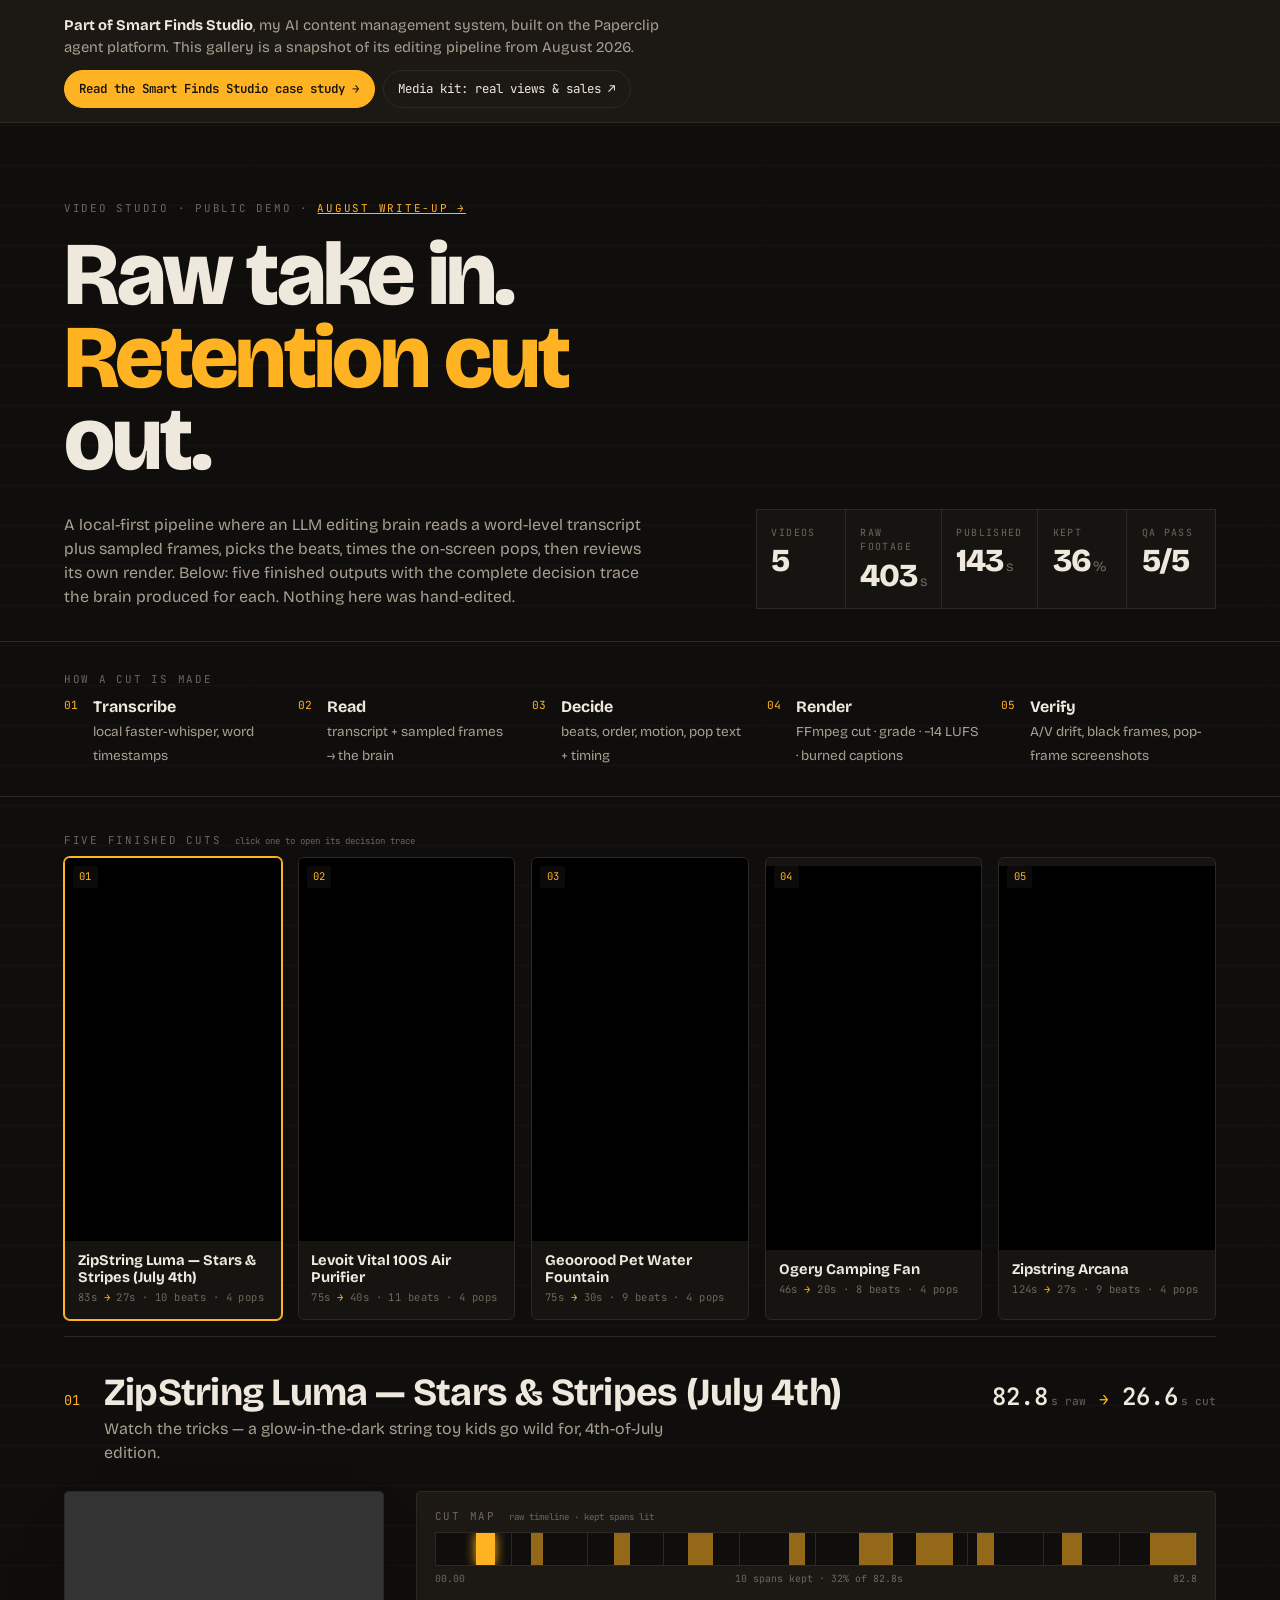
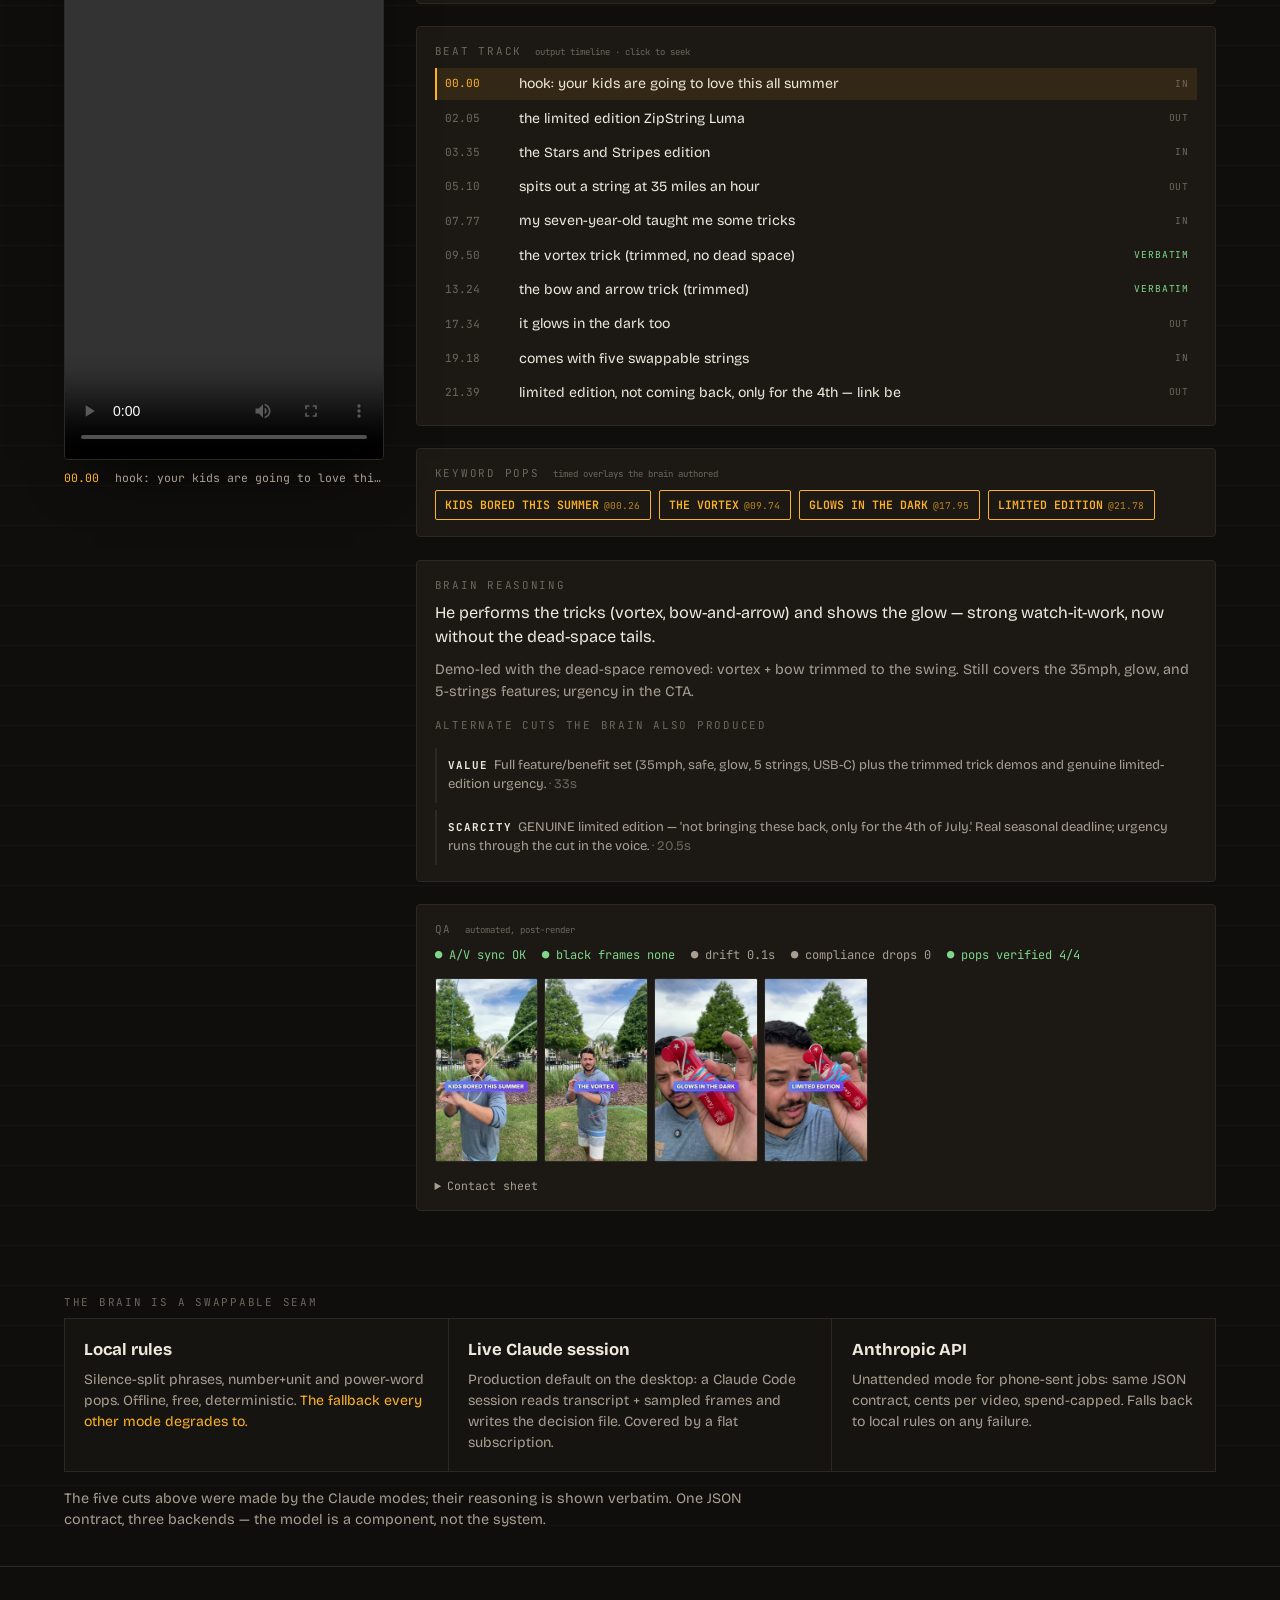
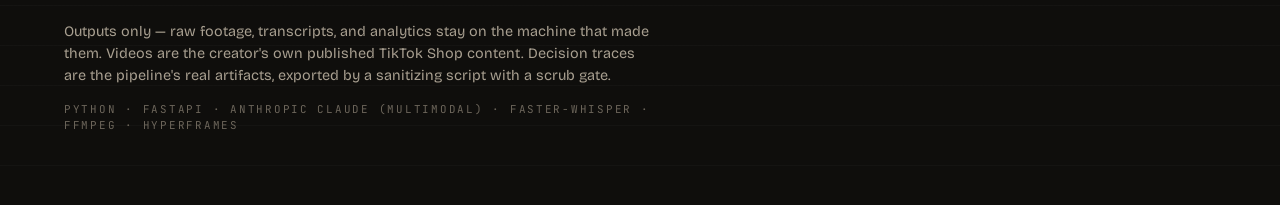
<file: site/index.html>
<!doctype html>
<html lang="en">
<head>
<meta charset="utf-8">
<meta name="viewport" content="width=device-width, initial-scale=1">
<meta name="referrer" content="no-referrer">
<title>Video Studio — decision traces</title>
<meta name="description" content="Five short-form videos cut by an LLM editing brain, shown with the full decision trace: beats kept, overlays placed, QA verdicts.">
<meta property="og:type" content="website">
<meta property="og:site_name" content="Smart Finds Studio">
<meta property="og:title" content="Smart Finds Studio: the AI editing pipeline, with its decision traces">
<meta property="og:description" content="Five short-form videos cut by an LLM editing brain, shown with the full decision trace: beats kept, overlays placed, QA verdicts. By Erick Vanderpool.">
<meta property="og:url" content="https://evanderpool.github.io/video-studio-demo/">
<meta property="og:image" content="https://evanderpool.github.io/video-studio-demo/og-image.jpg">
<meta property="og:image:width" content="1200">
<meta property="og:image:height" content="627">
<meta property="og:image:alt" content="Video Studio: raw take in, retention cut out">
<meta name="twitter:card" content="summary_large_image">
<link rel="preconnect" href="https://fonts.googleapis.com">
<link href="https://fonts.googleapis.com/css2?family=Bricolage+Grotesque:opsz,wght@12..96,400;12..96,700;12..96,800&family=JetBrains+Mono:wght@400;600&display=swap" rel="stylesheet">
<link rel="stylesheet" href="style.css">
</head>
<body>

<aside class="casebar">
  <p><b>Part of Smart Finds Studio</b>, my AI content management system, built on the Paperclip agent platform. This gallery is a snapshot of its editing pipeline from August 2026.</p>
  <div class="casebar-links">
    <a class="cb-primary" href="https://smart-finds-studio.vercel.app/">Read the Smart Finds Studio case study →</a>
    <a href="https://erickvanderpool.vercel.app" target="_blank" rel="noopener">Media kit: real views &amp; sales ↗</a>
  </div>
</aside>

<header class="masthead">
  <div class="mast-left">
    <p class="label">Video Studio · public demo · <a href="case-study.html" style="color:var(--accent)">August write-up →</a></p>
    <h1>Raw take in.<br><span class="accent">Retention cut</span> out.</h1>
    <p class="lede">A local-first pipeline where an LLM editing brain reads a word-level transcript plus sampled frames, picks the beats, times the on-screen pops, then reviews its own render. Below: five finished outputs with the complete decision trace the brain produced for each. Nothing here was hand-edited.</p>
  </div>
  <dl class="stats" id="stats">
    <div><dt>Videos</dt><dd data-stat="count">—</dd></div>
    <div><dt>Raw footage</dt><dd><span data-stat="raw">—</span><i>s</i></dd></div>
    <div><dt>Published</dt><dd><span data-stat="out">—</span><i>s</i></dd></div>
    <div><dt>Kept</dt><dd><span data-stat="kept">—</span><i>%</i></dd></div>
    <div><dt>QA pass</dt><dd data-stat="qa">—</dd></div>
  </dl>
</header>

<section class="how">
  <p class="label">How a cut is made</p>
  <ol class="flow">
    <li><b>Transcribe</b><span>local faster-whisper, word timestamps</span></li>
    <li><b>Read</b><span>transcript + sampled frames → the brain</span></li>
    <li><b>Decide</b><span>beats, order, motion, pop text + timing</span></li>
    <li><b>Render</b><span>FFmpeg cut · grade · −14 LUFS · burned captions</span></li>
    <li><b>Verify</b><span>A/V drift, black frames, pop-frame screenshots</span></li>
  </ol>
</section>

<main class="gallery">
  <p class="label">Five finished cuts <small>click one to open its decision trace</small></p>
  <div class="grid" id="grid"></div>
  <div id="bays"></div>
</main>

<template id="bay-tpl">
  <article class="bay">
    <header class="bay-head">
      <span class="index"></span>
      <div>
        <h2 class="title"></h2>
        <p class="theme"></p>
      </div>
      <div class="bay-nums">
        <span class="num"><b class="raw"></b><i>s raw</i></span>
        <span class="arrow">→</span>
        <span class="num"><b class="out"></b><i>s cut</i></span>
      </div>
    </header>

    <div class="bay-body">
      <div class="player">
        <video playsinline preload="metadata" controls></video>
        <div class="tc"><span class="cur">00.00</span><span class="beat-now"></span></div>
      </div>

      <div class="trace">
        <section class="panel">
          <p class="label">Cut map <small>raw timeline · kept spans lit</small></p>
          <div class="cutmap"></div>
        </section>

        <section class="panel">
          <p class="label">Beat track <small>output timeline · click to seek</small></p>
          <ol class="beats"></ol>
        </section>

        <section class="panel">
          <p class="label">Keyword pops <small>timed overlays the brain authored</small></p>
          <div class="pops"></div>
        </section>

        <section class="panel reasoning">
          <p class="label">Brain reasoning</p>
          <p class="reason"></p>
          <p class="notes"></p>
          <div class="variants"></div>
        </section>

        <section class="panel">
          <p class="label">QA <small>automated, post-render</small></p>
          <ul class="qa"></ul>
          <div class="frames"></div>
          <details class="sheet">
            <summary>Contact sheet</summary>
            <img loading="lazy" alt="QA contact sheet of the finished cut">
          </details>
        </section>
      </div>
    </div>
  </article>
</template>

<section class="brains">
  <p class="label">The brain is a swappable seam</p>
  <div class="brain-grid">
    <div><b>Local rules</b><span>Silence-split phrases, number+unit and power-word pops. Offline, free, deterministic. <em>The fallback every other mode degrades to.</em></span></div>
    <div><b>Live Claude session</b><span>Production default on the desktop: a Claude Code session reads transcript + sampled frames and writes the decision file. Covered by a flat subscription.</span></div>
    <div><b>Anthropic API</b><span>Unattended mode for phone-sent jobs: same JSON contract, cents per video, spend-capped. Falls back to local rules on any failure.</span></div>
  </div>
  <p class="brain-note">The five cuts above were made by the Claude modes; their reasoning is shown verbatim. One JSON contract, three backends — the model is a component, not the system.</p>
</section>

<footer class="foot">
  <p>Outputs only — raw footage, transcripts, and analytics stay on the machine that made them. Videos are the creator's own published TikTok Shop content. Decision traces are the pipeline's real artifacts, exported by a sanitizing script with a scrub gate.</p>
  <p class="label">Python · FastAPI · Anthropic Claude (multimodal) · faster-whisper · FFmpeg · HyperFrames</p>
</footer>

<script src="app.js"></script>
</body>
</html>
</file>
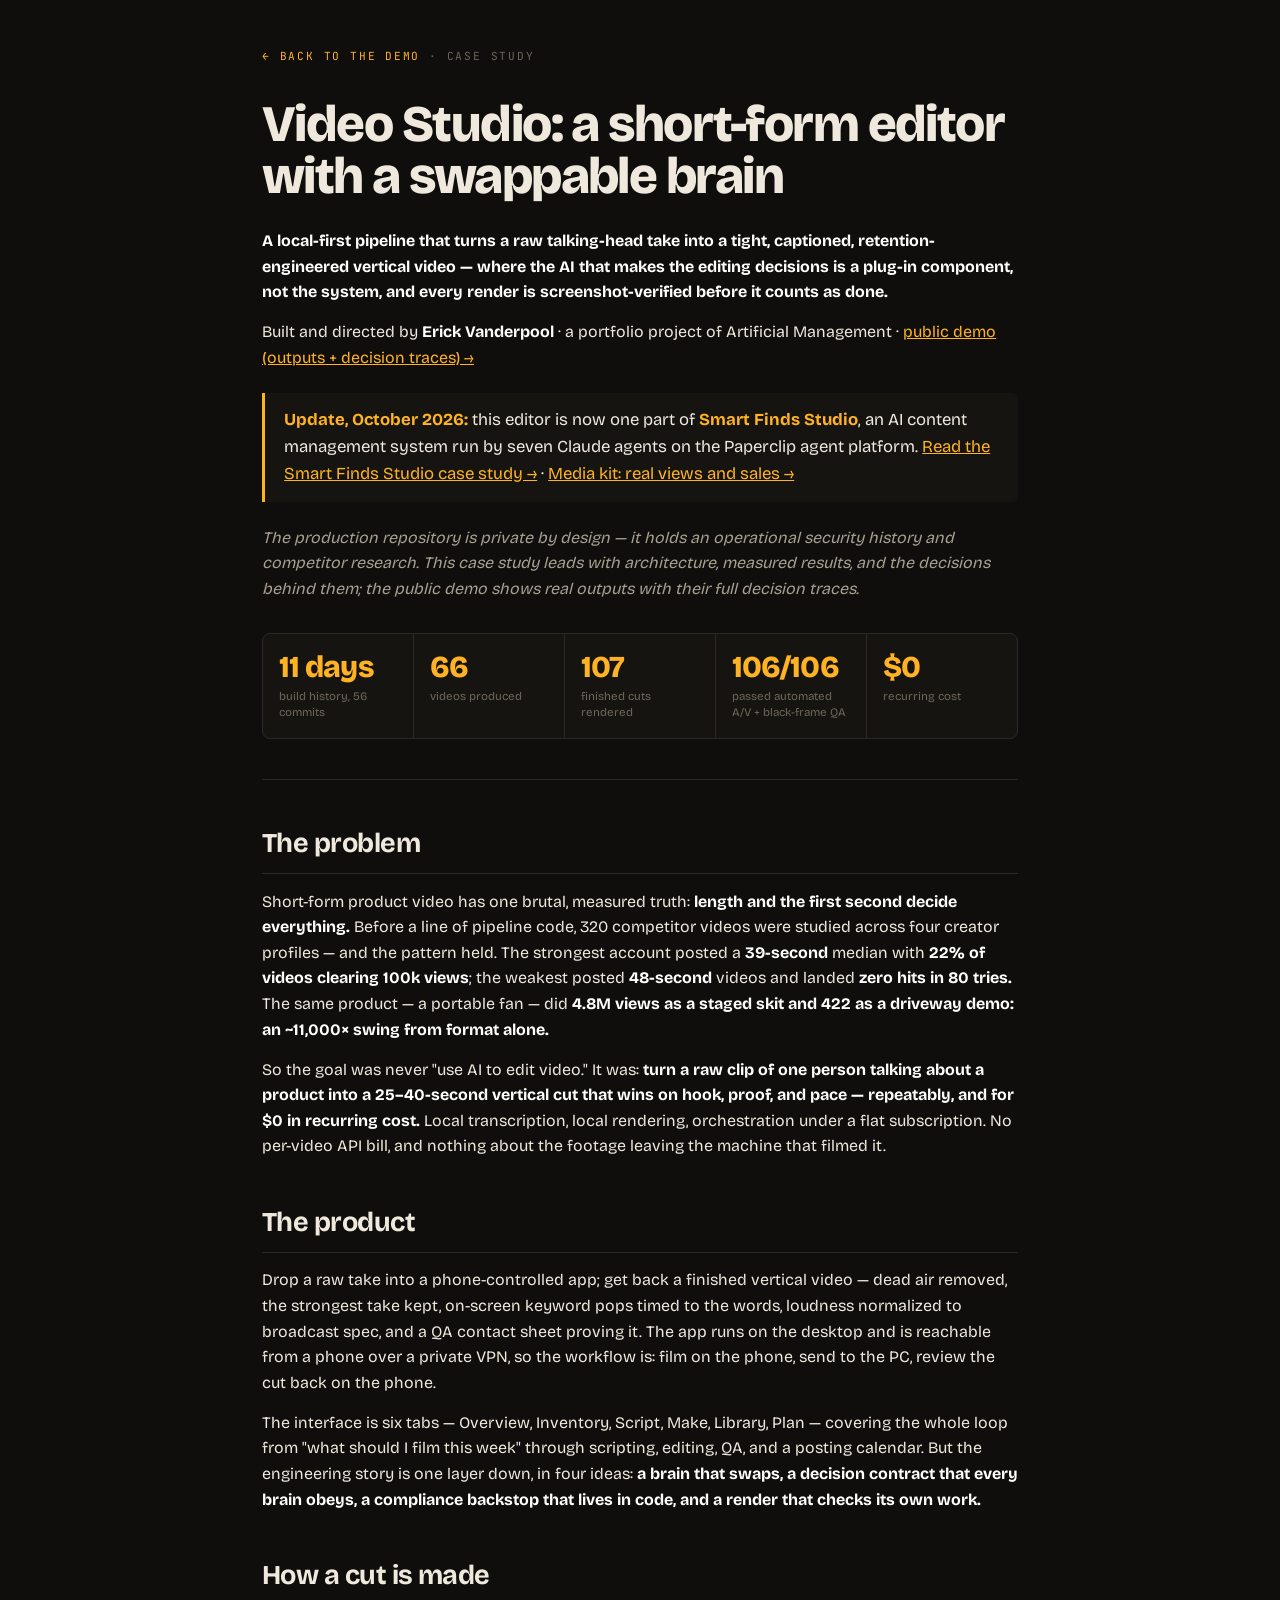
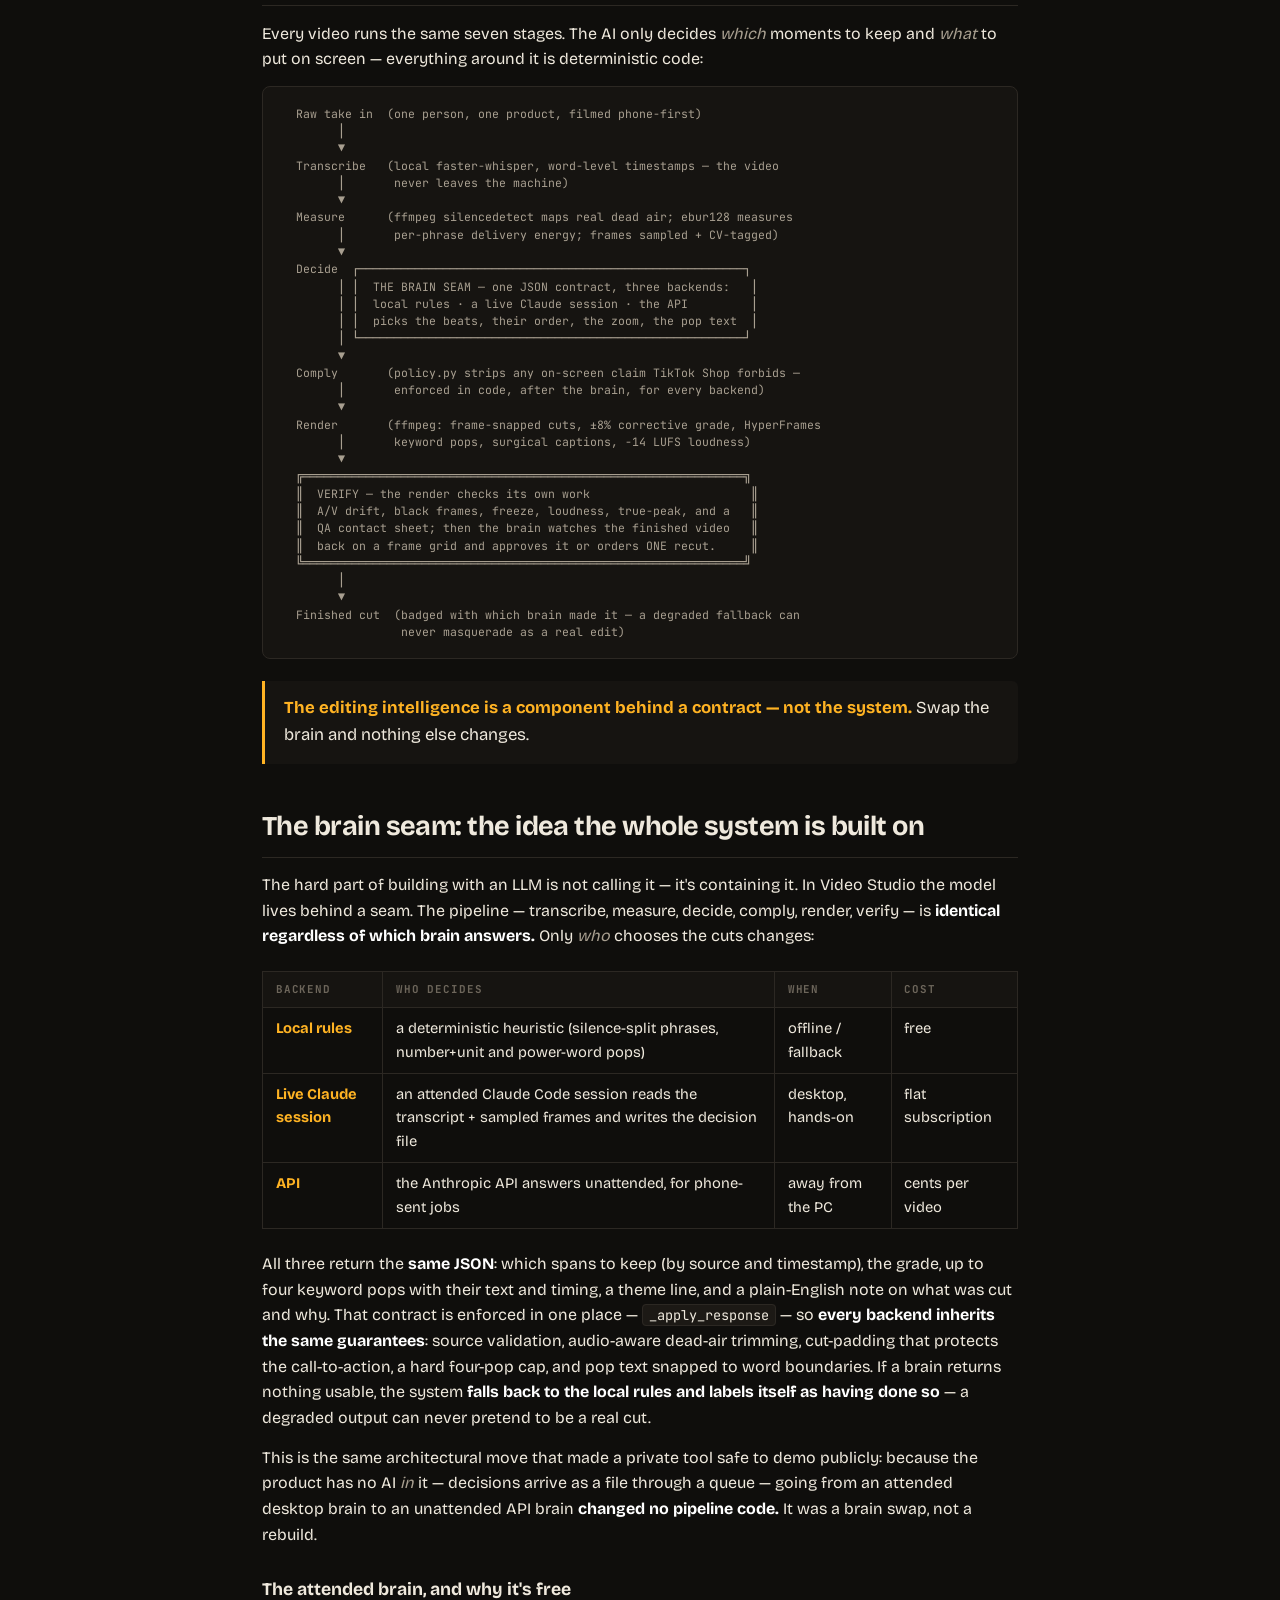
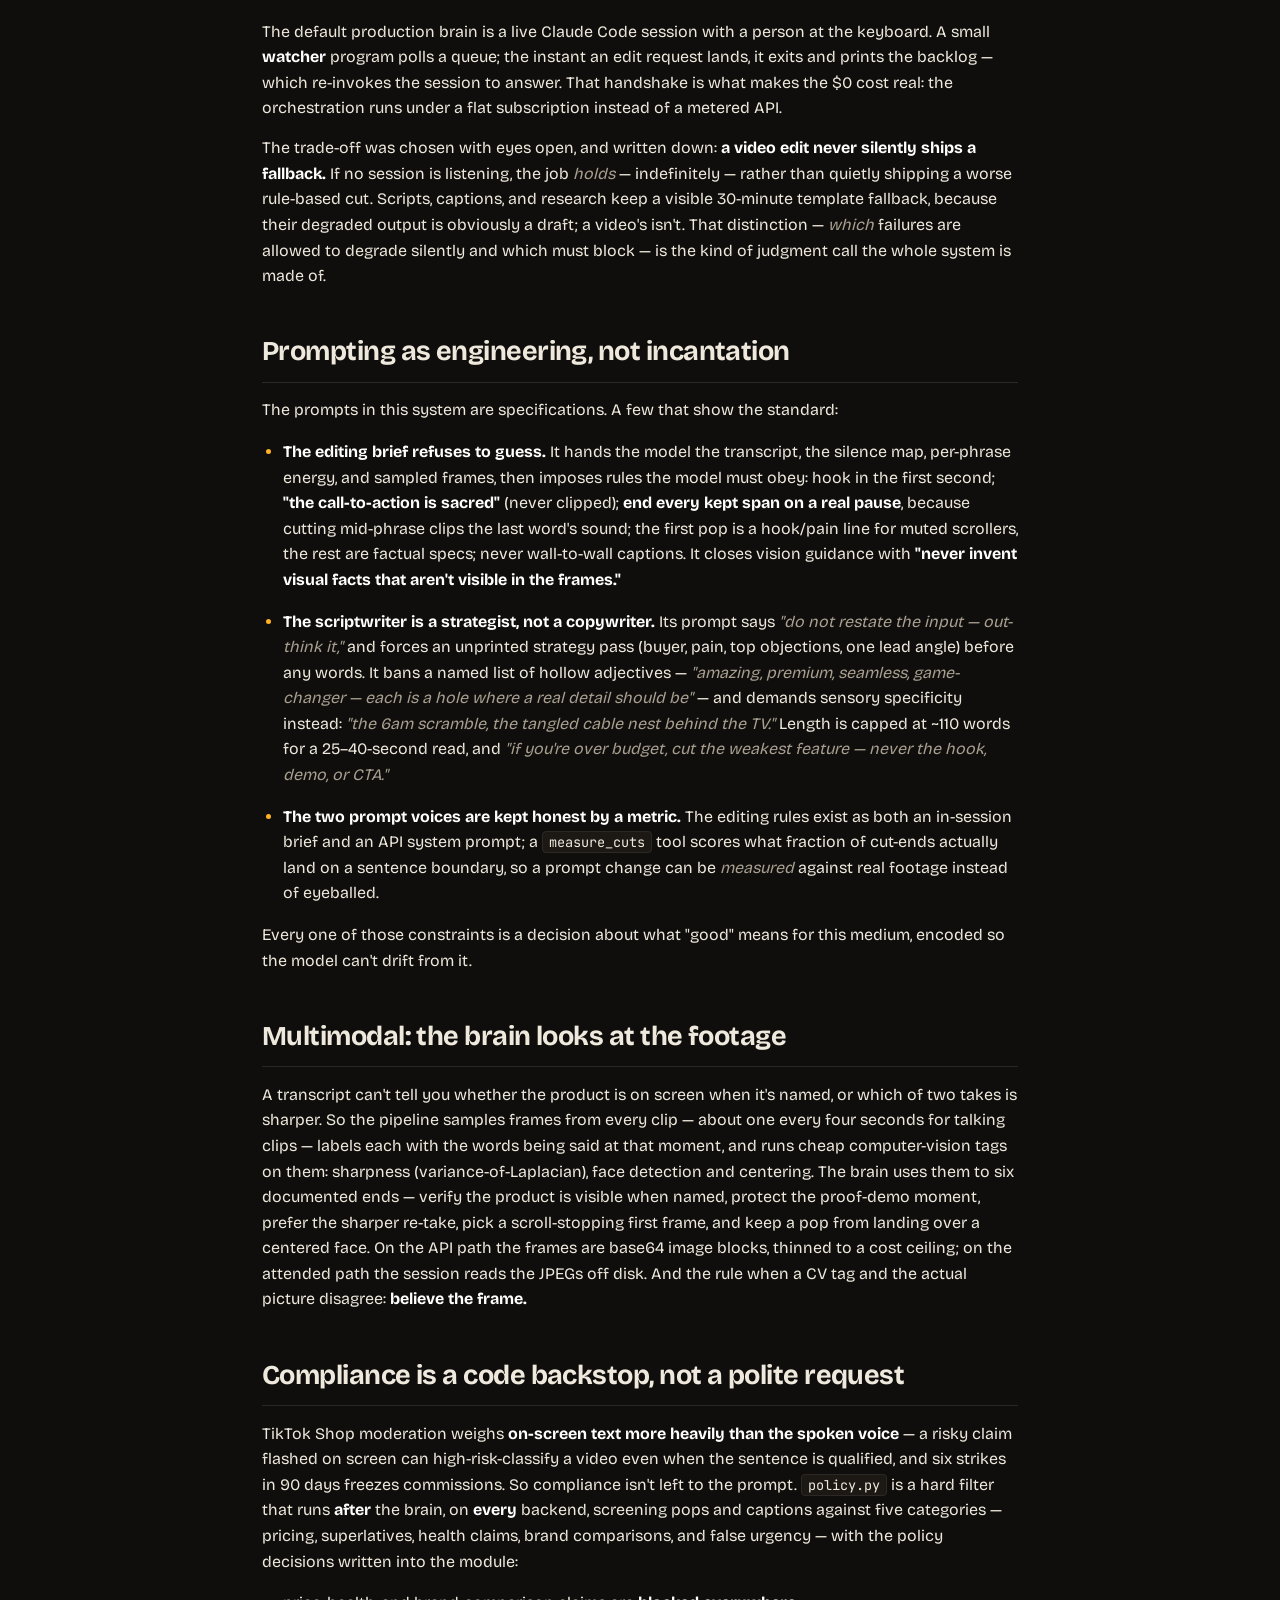
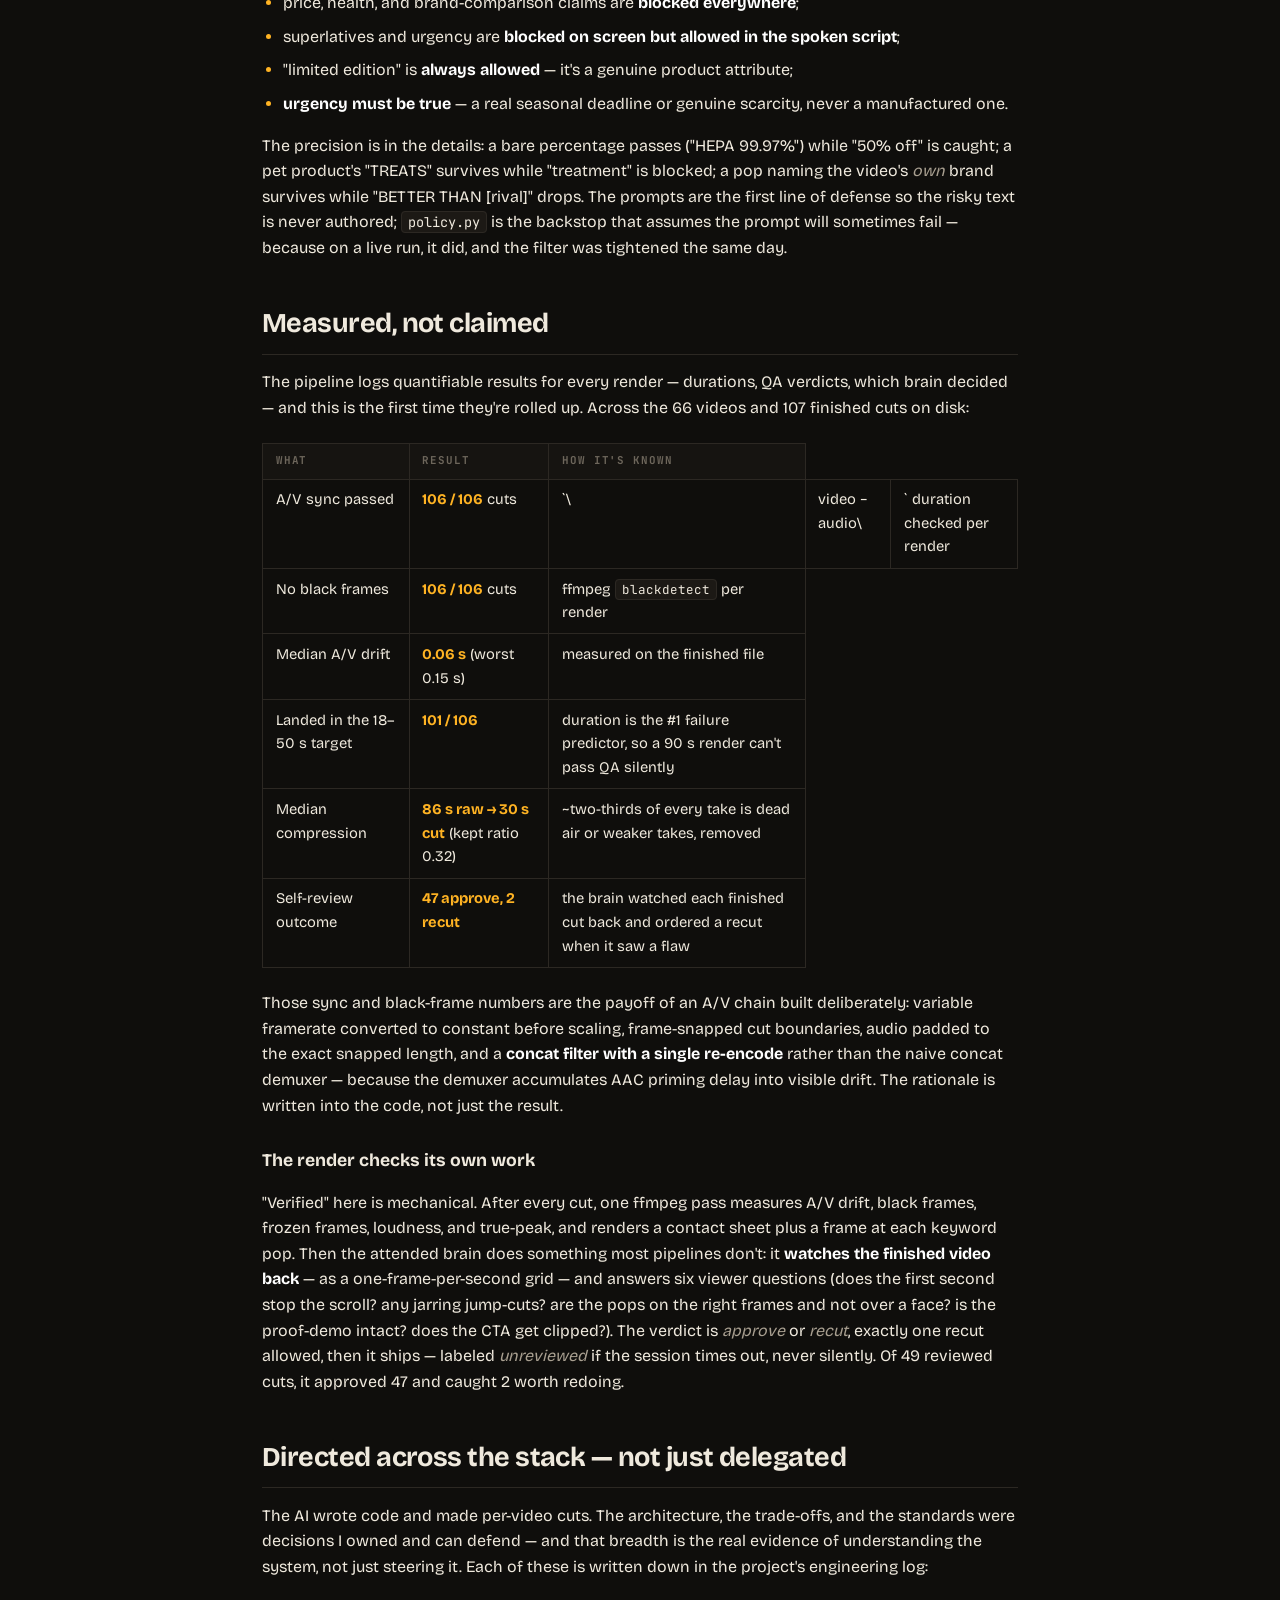
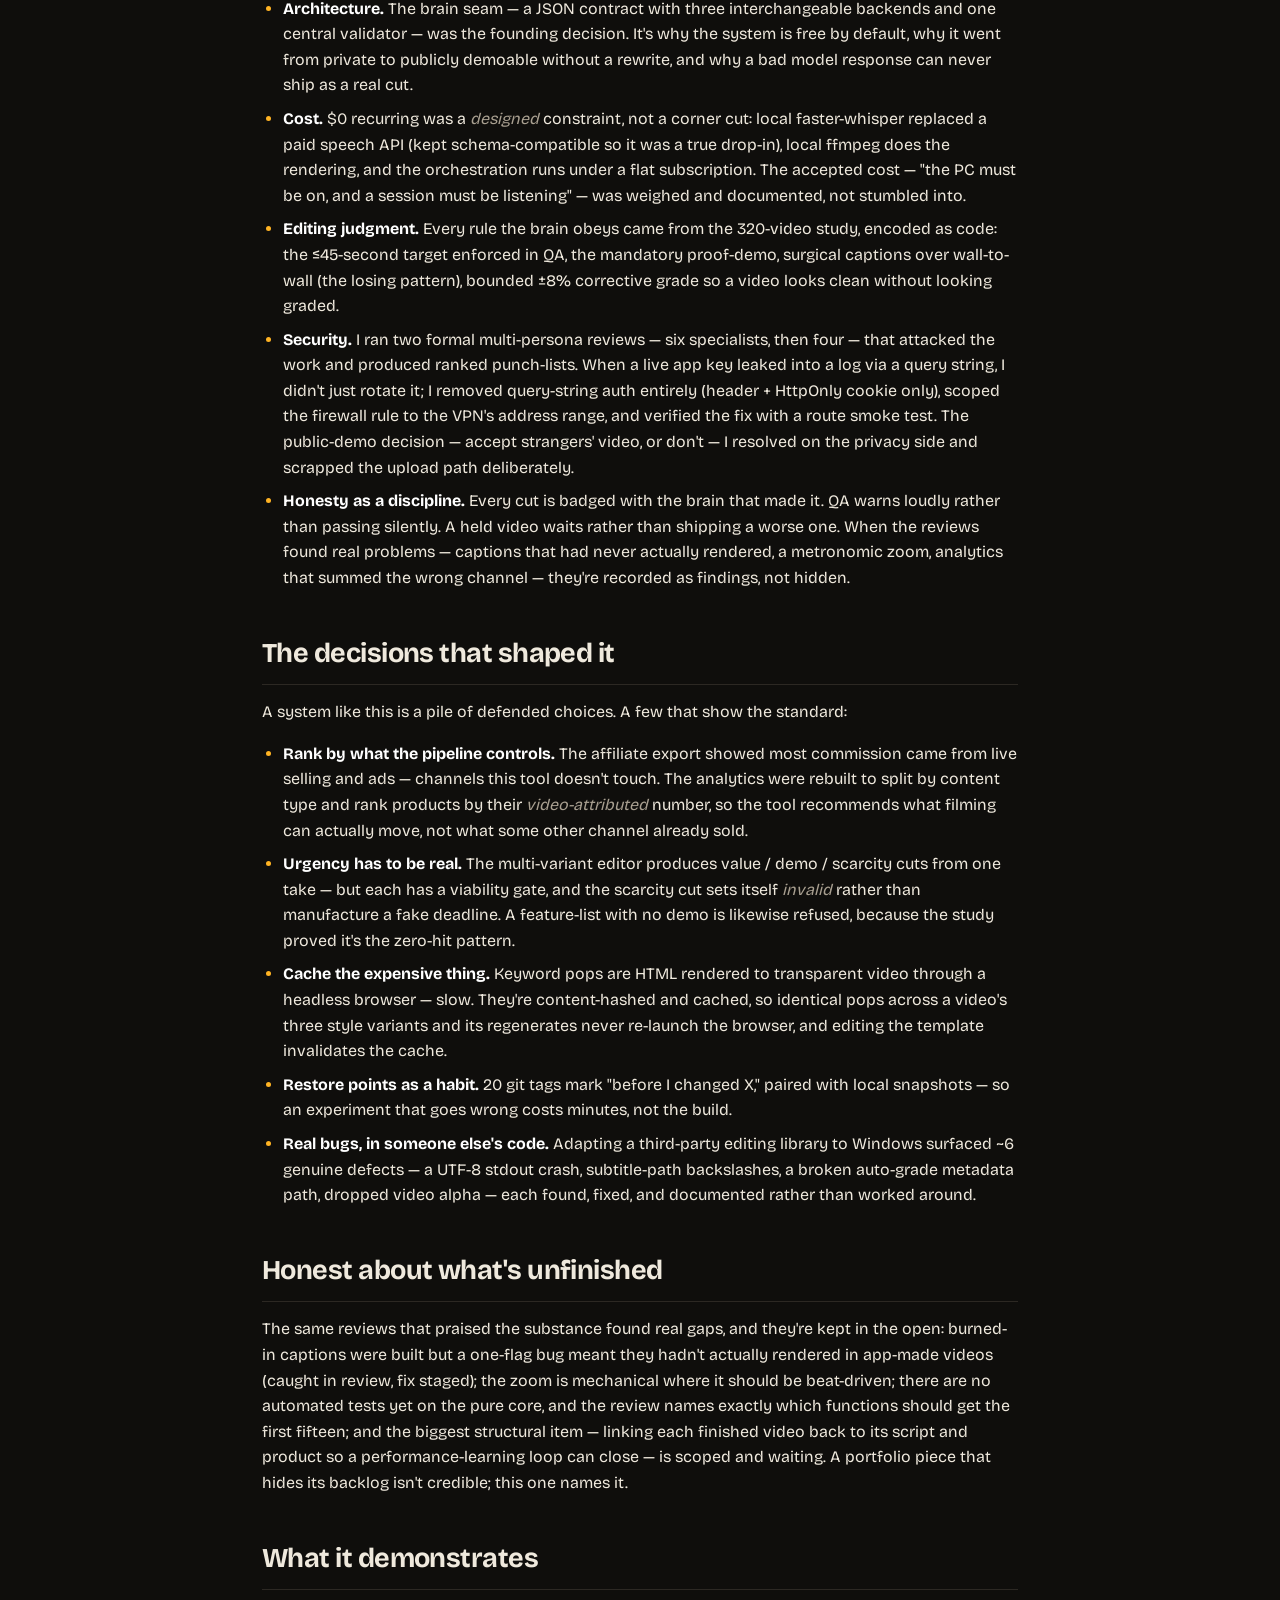
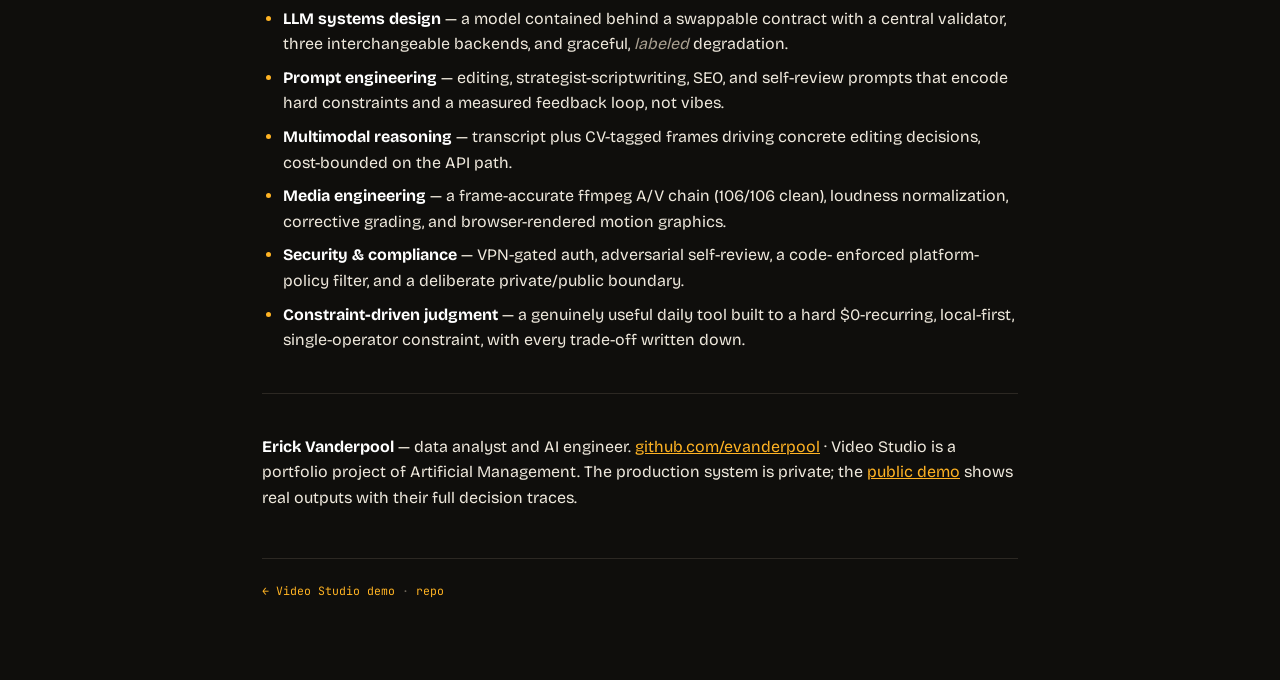
<file: site/case-study.html>
<!doctype html>
<html lang="en">
<head>
<meta charset="utf-8">
<meta name="viewport" content="width=device-width, initial-scale=1">
<meta name="referrer" content="no-referrer">
<title>Video Studio — case study</title>
<meta name="description" content="How Video Studio works: a local-first short-form video editor with a swappable brain seam, code-enforced compliance, and a self-reviewing render.">
<link rel="preconnect" href="https://fonts.googleapis.com">
<link href="https://fonts.googleapis.com/css2?family=Bricolage+Grotesque:opsz,wght@12..96,400;12..96,600;12..96,700;12..96,800&family=JetBrains+Mono:wght@400;600&display=swap" rel="stylesheet">
<style>
:root{--bg:#0f0e0c;--bg-2:#161411;--panel:#1c1915;--line:#2c2823;--ink:#efe9dd;--ink-2:#a89f90;--ink-3:#6d665b;--accent:#ffb323;--ok:#7fd58a;
--display:"Bricolage Grotesque","Helvetica Neue",sans-serif;--mono:"JetBrains Mono",ui-monospace,Menlo,monospace}
*{box-sizing:border-box}
body{margin:0;background:var(--bg);color:var(--ink);font-family:var(--display);line-height:1.6;font-size:16px;-webkit-font-smoothing:antialiased;
background-image:radial-gradient(1200px 600px at 80% -10%,rgba(255,179,35,.07),transparent 60%)}
.wrap{max-width:820px;margin:0 auto;padding:clamp(1.4rem,4vw,3rem) clamp(1.2rem,5vw,2rem) 5rem}
.eyebrow{font-family:var(--mono);font-size:.7rem;letter-spacing:.16em;text-transform:uppercase;color:var(--ink-3);margin-bottom:2rem}
.eyebrow a{color:var(--accent);text-decoration:none}
h1{font-size:clamp(2rem,5vw,3.2rem);line-height:1.02;font-weight:800;letter-spacing:-.03em;margin:.2em 0 .5em}
h2{font-size:clamp(1.3rem,3vw,1.7rem);font-weight:700;letter-spacing:-.02em;margin:2.6rem 0 .8rem;padding-bottom:.5rem;border-bottom:1px solid var(--line)}
h3{font-size:1.1rem;font-weight:700;margin:1.8rem 0 .5rem}
p{margin:.9rem 0;color:var(--ink)}
a{color:var(--accent)}
strong{color:#fff;font-weight:700}
em{color:var(--ink-2)}
code{background:var(--panel);border:1px solid var(--line);border-radius:4px;padding:1px 6px;font-family:var(--mono);font-size:.85em}
ul{margin:1rem 0;padding-left:1.3rem}
li{margin:.5rem 0;color:var(--ink)}
li::marker{color:var(--accent)}
hr{border:0;border-top:1px solid var(--line);margin:2.5rem 0}
blockquote{margin:1.4rem 0;padding:.9rem 1.2rem;border-left:3px solid var(--accent);background:var(--bg-2);border-radius:0 6px 6px 0;font-size:1.05rem}
blockquote strong{color:var(--accent)}
pre{background:var(--bg-2);border:1px solid var(--line);border-radius:8px;padding:1.1rem 1.2rem;overflow-x:auto;font-family:var(--mono);font-size:.72rem;line-height:1.5;color:var(--ink-2)}
.stats{display:grid;grid-template-columns:repeat(auto-fit,minmax(120px,1fr));gap:1px;background:var(--line);border:1px solid var(--line);border-radius:8px;overflow:hidden;margin:2rem 0}
.stat{background:var(--bg-2);padding:1.1rem 1rem}
.stat .v{font-size:1.9rem;font-weight:800;letter-spacing:-.03em;color:var(--accent);line-height:1}
.stat .l{font-size:.72rem;color:var(--ink-3);margin-top:.45rem;line-height:1.35}
table{border-collapse:collapse;width:100%;margin:1.4rem 0;font-size:.92rem;display:block;overflow-x:auto}
th,td{border:1px solid var(--line);padding:.55rem .8rem;text-align:left;vertical-align:top}
th{font-family:var(--mono);font-size:.68rem;letter-spacing:.08em;text-transform:uppercase;color:var(--ink-3);background:var(--bg-2)}
td strong{color:var(--accent)}
.backbar{margin-top:3rem;padding-top:1.4rem;border-top:1px solid var(--line);font-family:var(--mono);font-size:.72rem;color:var(--ink-3)}
.backbar a{color:var(--accent);text-decoration:none}
</style>
</head>
<body>
<main class="wrap">
<div class="eyebrow"><a href="index.html">← back to the demo</a> · case study</div>
<h1>Video Studio: a short-form editor with a swappable brain</h1>
<p><strong>A local-first pipeline that turns a raw talking-head take into a tight, captioned, retention-engineered vertical video — where the AI that makes the editing decisions is a plug-in component, not the system, and every render is screenshot-verified before it counts as done.</strong></p>
<p>Built and directed by <strong>Erick Vanderpool</strong> · a portfolio project of Artificial Management · <a href="https://evanderpool.github.io/video-studio-demo/">public demo (outputs + decision traces) →</a></p>
<blockquote><strong>Update, October 2026:</strong> this editor is now one part of <strong>Smart Finds Studio</strong>, an AI content management system run by seven Claude agents on the Paperclip agent platform. <a href="https://smart-finds-studio.vercel.app/">Read the Smart Finds Studio case study →</a> · <a href="https://erickvanderpool.vercel.app">Media kit: real views and sales →</a></blockquote>
<p><em>The production repository is private by design — it holds an operational security history and competitor research. This case study leads with architecture, measured results, and the decisions behind them; the public demo shows real outputs with their full decision traces.</em></p>
<div class="stats"><div class="stat"><div class="v">11 days</div><div class="l">build history, 56 commits</div></div><div class="stat"><div class="v">66</div><div class="l">videos produced</div></div><div class="stat"><div class="v">107</div><div class="l">finished cuts rendered</div></div><div class="stat"><div class="v">106/106</div><div class="l">passed automated A/V + black-frame QA</div></div><div class="stat"><div class="v">$0</div><div class="l">recurring cost</div></div></div>
<hr>
<h2>The problem</h2>
<p>Short-form product video has one brutal, measured truth: <strong>length and the first second decide everything.</strong> Before a line of pipeline code, 320 competitor videos were studied across four creator profiles — and the pattern held. The strongest account posted a <strong>39-second</strong> median with <strong>22% of videos clearing 100k views</strong>; the weakest posted <strong>48-second</strong> videos and landed <strong>zero hits in 80 tries.</strong> The same product — a portable fan — did <strong>4.8M views as a staged skit and 422 as a driveway demo: an ~11,000× swing from format alone.</strong></p>
<p>So the goal was never &quot;use AI to edit video.&quot; It was: <strong>turn a raw clip of one person talking about a product into a 25–40-second vertical cut that wins on hook, proof, and pace — repeatably, and for $0 in recurring cost.</strong> Local transcription, local rendering, orchestration under a flat subscription. No per-video API bill, and nothing about the footage leaving the machine that filmed it.</p>
<h2>The product</h2>
<p>Drop a raw take into a phone-controlled app; get back a finished vertical video — dead air removed, the strongest take kept, on-screen keyword pops timed to the words, loudness normalized to broadcast spec, and a QA contact sheet proving it. The app runs on the desktop and is reachable from a phone over a private VPN, so the workflow is: film on the phone, send to the PC, review the cut back on the phone.</p>
<p>The interface is six tabs — Overview, Inventory, Script, Make, Library, Plan — covering the whole loop from &quot;what should I film this week&quot; through scripting, editing, QA, and a posting calendar. But the engineering story is one layer down, in four ideas: <strong>a brain that swaps, a decision contract that every brain obeys, a compliance backstop that lives in code, and a render that checks its own work.</strong></p>
<h2>How a cut is made</h2>
<p>Every video runs the same seven stages. The AI only decides <em>which</em> moments to keep and <em>what</em> to put on screen — everything around it is deterministic code:</p>
<pre>  Raw take in  (one person, one product, filmed phone-first)
        │
        ▼
  Transcribe   (local faster-whisper, word-level timestamps — the video
        │       never leaves the machine)
        ▼
  Measure      (ffmpeg silencedetect maps real dead air; ebur128 measures
        │       per-phrase delivery energy; frames sampled + CV-tagged)
        ▼
  Decide  ┌───────────────────────────────────────────────────────┐
        │ │  THE BRAIN SEAM — one JSON contract, three backends:   │
        │ │  local rules · a live Claude session · the API         │
        │ │  picks the beats, their order, the zoom, the pop text  │
        │ └───────────────────────────────────────────────────────┘
        ▼
  Comply       (policy.py strips any on-screen claim TikTok Shop forbids —
        │       enforced in code, after the brain, for every backend)
        ▼
  Render       (ffmpeg: frame-snapped cuts, ±8% corrective grade, HyperFrames
        │       keyword pops, surgical captions, −14 LUFS loudness)
        ▼
  ╔═══════════════════════════════════════════════════════════════╗
  ║  VERIFY — the render checks its own work                       ║
  ║  A/V drift, black frames, freeze, loudness, true-peak, and a   ║
  ║  QA contact sheet; then the brain watches the finished video   ║
  ║  back on a frame grid and approves it or orders ONE recut.     ║
  ╚═══════════════════════════════════════════════════════════════╝
        │
        ▼
  Finished cut  (badged with which brain made it — a degraded fallback can
                 never masquerade as a real edit)</pre>
<blockquote><strong>The editing intelligence is a component behind a contract — not the system.</strong> Swap the brain and nothing else changes.</blockquote>
<h2>The brain seam: the idea the whole system is built on</h2>
<p>The hard part of building with an LLM is not calling it — it&#x27;s containing it. In Video Studio the model lives behind a seam. The pipeline — transcribe, measure, decide, comply, render, verify — is <strong>identical regardless of which brain answers.</strong> Only <em>who</em> chooses the cuts changes:</p>
<table><thead><tr><th>Backend</th><th>Who decides</th><th>When</th><th>Cost</th></tr></thead><tbody><tr><td><strong>Local rules</strong></td><td>a deterministic heuristic (silence-split phrases, number+unit and power-word pops)</td><td>offline / fallback</td><td>free</td></tr><tr><td><strong>Live Claude session</strong></td><td>an attended Claude Code session reads the transcript + sampled frames and writes the decision file</td><td>desktop, hands-on</td><td>flat subscription</td></tr><tr><td><strong>API</strong></td><td>the Anthropic API answers unattended, for phone-sent jobs</td><td>away from the PC</td><td>cents per video</td></tr></tbody></table>
<p>All three return the <strong>same JSON</strong>: which spans to keep (by source and timestamp), the grade, up to four keyword pops with their text and timing, a theme line, and a plain-English note on what was cut and why. That contract is enforced in one place — <code>_apply_response</code> — so <strong>every backend inherits the same guarantees</strong>: source validation, audio-aware dead-air trimming, cut-padding that protects the call-to-action, a hard four-pop cap, and pop text snapped to word boundaries. If a brain returns nothing usable, the system <strong>falls back to the local rules and labels itself as having done so</strong> — a degraded output can never pretend to be a real cut.</p>
<p>This is the same architectural move that made a private tool safe to demo publicly: because the product has no AI <em>in</em> it — decisions arrive as a file through a queue — going from an attended desktop brain to an unattended API brain <strong>changed no pipeline code.</strong> It was a brain swap, not a rebuild.</p>
<h3>The attended brain, and why it&#x27;s free</h3>
<p>The default production brain is a live Claude Code session with a person at the keyboard. A small <strong>watcher</strong> program polls a queue; the instant an edit request lands, it exits and prints the backlog — which re-invokes the session to answer. That handshake is what makes the $0 cost real: the orchestration runs under a flat subscription instead of a metered API.</p>
<p>The trade-off was chosen with eyes open, and written down: <strong>a video edit never silently ships a fallback.</strong> If no session is listening, the job <em>holds</em> — indefinitely — rather than quietly shipping a worse rule-based cut. Scripts, captions, and research keep a visible 30-minute template fallback, because their degraded output is obviously a draft; a video&#x27;s isn&#x27;t. That distinction — <em>which</em> failures are allowed to degrade silently and which must block — is the kind of judgment call the whole system is made of.</p>
<h2>Prompting as engineering, not incantation</h2>
<p>The prompts in this system are specifications. A few that show the standard:</p>
<ul><li><strong>The editing brief refuses to guess.</strong> It hands the model the transcript, the silence map, per-phrase energy, and sampled frames, then imposes rules the model must obey: hook in the first second; <strong>&quot;the call-to-action is sacred&quot;</strong> (never clipped); <strong>end every kept span on a real pause</strong>, because cutting mid-phrase clips the last word&#x27;s sound; the first pop is a hook/pain line for muted scrollers, the rest are factual specs; never wall-to-wall captions. It closes vision guidance with <strong>&quot;never invent visual facts that aren&#x27;t visible in the frames.&quot;</strong></li></ul>
<ul><li><strong>The scriptwriter is a strategist, not a copywriter.</strong> Its prompt says <em>&quot;do not restate the input — out-think it,&quot;</em> and forces an unprinted strategy pass (buyer, pain, top objections, one lead angle) before any words. It bans a named list of hollow adjectives — <em>&quot;amazing, premium, seamless, game-changer — each is a hole where a real detail should be&quot;</em> — and demands sensory specificity instead: <em>&quot;the 6am scramble, the tangled cable nest behind the TV.&quot;</em> Length is capped at ~110 words for a 25–40-second read, and <em>&quot;if you&#x27;re over budget, cut the weakest feature — never the hook, demo, or CTA.&quot;</em></li></ul>
<ul><li><strong>The two prompt voices are kept honest by a metric.</strong> The editing rules exist as both an in-session brief and an API system prompt; a <code>measure_cuts</code> tool scores what fraction of cut-ends actually land on a sentence boundary, so a prompt change can be <em>measured</em> against real footage instead of eyeballed.</li></ul>
<p>Every one of those constraints is a decision about what &quot;good&quot; means for this medium, encoded so the model can&#x27;t drift from it.</p>
<h2>Multimodal: the brain looks at the footage</h2>
<p>A transcript can&#x27;t tell you whether the product is on screen when it&#x27;s named, or which of two takes is sharper. So the pipeline samples frames from every clip — about one every four seconds for talking clips — labels each with the words being said at that moment, and runs cheap computer-vision tags on them: sharpness (variance-of-Laplacian), face detection and centering. The brain uses them to six documented ends — verify the product is visible when named, protect the proof-demo moment, prefer the sharper re-take, pick a scroll-stopping first frame, and keep a pop from landing over a centered face. On the API path the frames are base64 image blocks, thinned to a cost ceiling; on the attended path the session reads the JPEGs off disk. And the rule when a CV tag and the actual picture disagree: <strong>believe the frame.</strong></p>
<h2>Compliance is a code backstop, not a polite request</h2>
<p>TikTok Shop moderation weighs <strong>on-screen text more heavily than the spoken voice</strong> — a risky claim flashed on screen can high-risk-classify a video even when the sentence is qualified, and six strikes in 90 days freezes commissions. So compliance isn&#x27;t left to the prompt. <code>policy.py</code> is a hard filter that runs <strong>after</strong> the brain, on <strong>every</strong> backend, screening pops and captions against five categories — pricing, superlatives, health claims, brand comparisons, and false urgency — with the policy decisions written into the module:</p>
<ul><li>price, health, and brand-comparison claims are <strong>blocked everywhere</strong>;</li><li>superlatives and urgency are <strong>blocked on screen but allowed in the spoken script</strong>;</li><li>&quot;limited edition&quot; is <strong>always allowed</strong> — it&#x27;s a genuine product attribute;</li><li><strong>urgency must be true</strong> — a real seasonal deadline or genuine scarcity, never a manufactured one.</li></ul>
<p>The precision is in the details: a bare percentage passes (&quot;HEPA 99.97%&quot;) while &quot;50% off&quot; is caught; a pet product&#x27;s &quot;TREATS&quot; survives while &quot;treatment&quot; is blocked; a pop naming the video&#x27;s <em>own</em> brand survives while &quot;BETTER THAN [rival]&quot; drops. The prompts are the first line of defense so the risky text is never authored; <code>policy.py</code> is the backstop that assumes the prompt will sometimes fail — because on a live run, it did, and the filter was tightened the same day.</p>
<h2>Measured, not claimed</h2>
<p>The pipeline logs quantifiable results for every render — durations, QA verdicts, which brain decided — and this is the first time they&#x27;re rolled up. Across the 66 videos and 107 finished cuts on disk:</p>
<table><thead><tr><th>What</th><th>Result</th><th>How it&#x27;s known</th></tr></thead><tbody><tr><td>A/V sync passed</td><td><strong>106 / 106</strong> cuts</td><td>`\</td><td>video − audio\</td><td>` duration checked per render</td></tr><tr><td>No black frames</td><td><strong>106 / 106</strong> cuts</td><td>ffmpeg <code>blackdetect</code> per render</td></tr><tr><td>Median A/V drift</td><td><strong>0.06 s</strong> (worst 0.15 s)</td><td>measured on the finished file</td></tr><tr><td>Landed in the 18–50 s target</td><td><strong>101 / 106</strong></td><td>duration is the #1 failure predictor, so a 90 s render can&#x27;t pass QA silently</td></tr><tr><td>Median compression</td><td><strong>86 s raw → 30 s cut</strong> (kept ratio 0.32)</td><td>~two-thirds of every take is dead air or weaker takes, removed</td></tr><tr><td>Self-review outcome</td><td><strong>47 approve, 2 recut</strong></td><td>the brain watched each finished cut back and ordered a recut when it saw a flaw</td></tr></tbody></table>
<p>Those sync and black-frame numbers are the payoff of an A/V chain built deliberately: variable framerate converted to constant before scaling, frame-snapped cut boundaries, audio padded to the exact snapped length, and a <strong>concat filter with a single re-encode</strong> rather than the naive concat demuxer — because the demuxer accumulates AAC priming delay into visible drift. The rationale is written into the code, not just the result.</p>
<h3>The render checks its own work</h3>
<p>&quot;Verified&quot; here is mechanical. After every cut, one ffmpeg pass measures A/V drift, black frames, frozen frames, loudness, and true-peak, and renders a contact sheet plus a frame at each keyword pop. Then the attended brain does something most pipelines don&#x27;t: it <strong>watches the finished video back</strong> — as a one-frame-per-second grid — and answers six viewer questions (does the first second stop the scroll? any jarring jump-cuts? are the pops on the right frames and not over a face? is the proof-demo intact? does the CTA get clipped?). The verdict is <em>approve</em> or <em>recut</em>, exactly one recut allowed, then it ships — labeled <em>unreviewed</em> if the session times out, never silently. Of 49 reviewed cuts, it approved 47 and caught 2 worth redoing.</p>
<h2>Directed across the stack — not just delegated</h2>
<p>The AI wrote code and made per-video cuts. The architecture, the trade-offs, and the standards were decisions I owned and can defend — and that breadth is the real evidence of understanding the system, not just steering it. Each of these is written down in the project&#x27;s engineering log:</p>
<ul><li><strong>Architecture.</strong> The brain seam — a JSON contract with three interchangeable backends and one central validator — was the founding decision. It&#x27;s why the system is free by default, why it went from private to publicly demoable without a rewrite, and why a bad model response can never ship as a real cut.</li><li><strong>Cost.</strong> $0 recurring was a <em>designed</em> constraint, not a corner cut: local faster-whisper replaced a paid speech API (kept schema-compatible so it was a true drop-in), local ffmpeg does the rendering, and the orchestration runs under a flat subscription. The accepted cost — &quot;the PC must be on, and a session must be listening&quot; — was weighed and documented, not stumbled into.</li><li><strong>Editing judgment.</strong> Every rule the brain obeys came from the 320-video study, encoded as code: the ≤45-second target enforced in QA, the mandatory proof-demo, surgical captions over wall-to-wall (the losing pattern), bounded ±8% corrective grade so a video looks clean without looking graded.</li><li><strong>Security.</strong> I ran two formal multi-persona reviews — six specialists, then four — that attacked the work and produced ranked punch-lists. When a live app key leaked into a log via a query string, I didn&#x27;t just rotate it; I removed query-string auth entirely (header + HttpOnly cookie only), scoped the firewall rule to the VPN&#x27;s address range, and verified the fix with a route smoke test. The public-demo decision — accept strangers&#x27; video, or don&#x27;t — I resolved on the privacy side and scrapped the upload path deliberately.</li><li><strong>Honesty as a discipline.</strong> Every cut is badged with the brain that made it. QA warns loudly rather than passing silently. A held video waits rather than shipping a worse one. When the reviews found real problems — captions that had never actually rendered, a metronomic zoom, analytics that summed the wrong channel — they&#x27;re recorded as findings, not hidden.</li></ul>
<h2>The decisions that shaped it</h2>
<p>A system like this is a pile of defended choices. A few that show the standard:</p>
<ul><li><strong>Rank by what the pipeline controls.</strong> The affiliate export showed most commission came from live selling and ads — channels this tool doesn&#x27;t touch. The analytics were rebuilt to split by content type and rank products by their <em>video-attributed</em> number, so the tool recommends what filming can actually move, not what some other channel already sold.</li><li><strong>Urgency has to be real.</strong> The multi-variant editor produces value / demo / scarcity cuts from one take — but each has a viability gate, and the scarcity cut sets itself <em>invalid</em> rather than manufacture a fake deadline. A feature-list with no demo is likewise refused, because the study proved it&#x27;s the zero-hit pattern.</li><li><strong>Cache the expensive thing.</strong> Keyword pops are HTML rendered to transparent video through a headless browser — slow. They&#x27;re content-hashed and cached, so identical pops across a video&#x27;s three style variants and its regenerates never re-launch the browser, and editing the template invalidates the cache.</li><li><strong>Restore points as a habit.</strong> 20 git tags mark &quot;before I changed X,&quot; paired with local snapshots — so an experiment that goes wrong costs minutes, not the build.</li><li><strong>Real bugs, in someone else&#x27;s code.</strong> Adapting a third-party editing library to Windows surfaced ~6 genuine defects — a UTF-8 stdout crash, subtitle-path backslashes, a broken auto-grade metadata path, dropped video alpha — each found, fixed, and documented rather than worked around.</li></ul>
<h2>Honest about what&#x27;s unfinished</h2>
<p>The same reviews that praised the substance found real gaps, and they&#x27;re kept in the open: burned-in captions were built but a one-flag bug meant they hadn&#x27;t actually rendered in app-made videos (caught in review, fix staged); the zoom is mechanical where it should be beat-driven; there are no automated tests yet on the pure core, and the review names exactly which functions should get the first fifteen; and the biggest structural item — linking each finished video back to its script and product so a performance-learning loop can close — is scoped and waiting. A portfolio piece that hides its backlog isn&#x27;t credible; this one names it.</p>
<h2>What it demonstrates</h2>
<ul><li><strong>LLM systems design</strong> — a model contained behind a swappable contract with a central validator, three interchangeable backends, and graceful, <em>labeled</em> degradation.</li><li><strong>Prompt engineering</strong> — editing, strategist-scriptwriting, SEO, and self-review prompts that encode hard constraints and a measured feedback loop, not vibes.</li><li><strong>Multimodal reasoning</strong> — transcript plus CV-tagged frames driving concrete editing decisions, cost-bounded on the API path.</li><li><strong>Media engineering</strong> — a frame-accurate ffmpeg A/V chain (106/106 clean), loudness normalization, corrective grading, and browser-rendered motion graphics.</li><li><strong>Security &amp; compliance</strong> — VPN-gated auth, adversarial self-review, a code- enforced platform-policy filter, and a deliberate private/public boundary.</li><li><strong>Constraint-driven judgment</strong> — a genuinely useful daily tool built to a hard $0-recurring, local-first, single-operator constraint, with every trade-off written down.</li></ul>
<hr>
<p><strong>Erick Vanderpool</strong> — data analyst and AI engineer. <a href="https://github.com/evanderpool">github.com/evanderpool</a> · Video Studio is a portfolio project of Artificial Management. The production system is private; the <a href="https://evanderpool.github.io/video-studio-demo/">public demo</a> shows real outputs with their full decision traces.</p>
<div class="backbar"><a href="index.html">← Video Studio demo</a> · <a href="https://github.com/evanderpool/video-studio-demo">repo</a></div>
</main>
</body>
</html>
</file>
<file: site/style.css>
:root {
  --bg: #0f0e0c;
  --bg-2: #161411;
  --panel: #1c1915;
  --line: #2c2823;
  --ink: #efe9dd;
  --ink-2: #a89f90;
  --ink-3: #6d665b;
  --accent: #ffb323;
  --accent-2: #ff6b2c;
  --ok: #7fd58a;
  --bad: #ff5c5c;
  --display: "Bricolage Grotesque", "Helvetica Neue", sans-serif;
  --mono: "JetBrains Mono", ui-monospace, Menlo, monospace;
}

* { box-sizing: border-box; }
[hidden] { display: none !important; }
html { scroll-behavior: smooth; }
body {
  margin: 0;
  background: var(--bg);
  color: var(--ink);
  font-family: var(--display);
  font-size: 16px;
  line-height: 1.5;
  -webkit-font-smoothing: antialiased;
  background-image:
    radial-gradient(1200px 600px at 80% -10%, rgba(255,179,35,.08), transparent 60%),
    repeating-linear-gradient(0deg, transparent 0 39px, rgba(255,255,255,.025) 39px 40px);
}
a { color: inherit; }
.label {
  font-family: var(--mono);
  font-size: .68rem;
  letter-spacing: .16em;
  text-transform: uppercase;
  color: var(--ink-3);
  margin: 0 0 .5rem;
}
.label small { text-transform: none; letter-spacing: 0; color: var(--ink-3); margin-left: .5em; }
.accent { color: var(--accent); }

/* case study bar */
.casebar {
  display: flex; flex-wrap: wrap; align-items: center; justify-content: space-between;
  gap: .7rem 1.4rem;
  padding: .9rem clamp(1.2rem, 5vw, 4rem);
  background: var(--panel);
  border-bottom: 1px solid var(--line);
}
.casebar p { margin: 0; color: var(--ink-2); font-size: .92rem; max-width: 62ch; }
.casebar p b { color: var(--ink); }
.casebar-links { display: flex; flex-wrap: wrap; gap: .5rem; }
.casebar a {
  font-family: var(--mono); font-size: .78rem; white-space: nowrap; text-decoration: none;
  padding: .55rem .9rem; border: 1px solid var(--line); border-radius: 999px; color: var(--ink);
}
.casebar a:hover, .casebar a:focus-visible { border-color: var(--accent); outline: none; }
.casebar a.cb-primary { background: var(--accent); border-color: var(--accent); color: #1a1408; font-weight: 600; }
.casebar a.cb-primary:hover, .casebar a.cb-primary:focus-visible { background: var(--accent-2); border-color: var(--accent-2); }

/* masthead */
.masthead {
  display: grid;
  grid-template-columns: minmax(0, 1.4fr) minmax(0, 1fr);
  gap: 3rem;
  padding: clamp(2rem, 6vw, 5rem) clamp(1.2rem, 5vw, 4rem) 2rem;
  border-bottom: 1px solid var(--line);
  align-items: end;
}
.masthead h1 {
  font-size: clamp(2.6rem, 7vw, 6rem);
  line-height: .92;
  font-weight: 800;
  letter-spacing: -.03em;
  margin: .2em 0 .35em;
  animation: rise .7s cubic-bezier(.2,.8,.2,1) both;
}
.lede { color: var(--ink-2); max-width: 58ch; margin: 0; animation: rise .7s .12s cubic-bezier(.2,.8,.2,1) both; }
.stats {
  display: grid;
  grid-template-columns: repeat(5, 1fr);
  gap: 1px;
  background: var(--line);
  border: 1px solid var(--line);
  margin: 0;
  animation: rise .7s .24s cubic-bezier(.2,.8,.2,1) both;
}
.stats div { background: var(--bg-2); padding: 1rem .9rem; }
.stats dt { font-family: var(--mono); font-size: .62rem; letter-spacing: .14em; text-transform: uppercase; color: var(--ink-3); }
.stats dd { margin: .3rem 0 0; font-size: 2rem; font-weight: 800; letter-spacing: -.03em; line-height: 1; }
.stats dd i { font-style: normal; font-size: .9rem; color: var(--ink-3); margin-left: .15em; font-weight: 400; }

/* how */
.how { padding: 1.8rem clamp(1.2rem, 5vw, 4rem); border-bottom: 1px solid var(--line); }
.flow {
  list-style: none; margin: 0; padding: 0;
  display: grid; grid-template-columns: repeat(auto-fit, minmax(150px, 1fr)); gap: 1.2rem;
  counter-reset: step;
}
.flow li { position: relative; padding-left: 1.8rem; }
.flow li::before {
  counter-increment: step; content: counter(step, decimal-leading-zero);
  position: absolute; left: 0; top: .1rem;
  font-family: var(--mono); font-size: .7rem; color: var(--accent);
}
.flow b { display: block; font-weight: 700; }
.flow span { color: var(--ink-2); font-size: .85rem; }

/* bays */
#bays { display: flex; flex-direction: column; }
.bay { border-bottom: 1px solid var(--line); padding: 2.2rem clamp(1.2rem, 5vw, 4rem) 3rem; }
.bay-head {
  display: grid; grid-template-columns: auto 1fr auto; gap: 1.5rem; align-items: baseline;
  margin-bottom: 1.6rem;
}
.bay-head .index { font-family: var(--mono); color: var(--accent); font-size: .85rem; }
.bay-head h2 { margin: 0; font-size: clamp(1.5rem, 3vw, 2.4rem); font-weight: 700; letter-spacing: -.02em; line-height: 1.05; }
.bay-head .theme { margin: .3rem 0 0; color: var(--ink-2); max-width: 60ch; }
.bay-nums { display: flex; gap: .8rem; align-items: baseline; font-family: var(--mono); white-space: nowrap; }
.bay-nums .num b { font-size: 1.5rem; font-weight: 600; }
.bay-nums .num i { font-style: normal; color: var(--ink-3); font-size: .7rem; margin-left: .3em; }
.bay-nums .arrow { color: var(--accent); }

.bay-body { display: grid; grid-template-columns: minmax(240px, 320px) 1fr; gap: 2rem; align-items: start; }
.player { position: sticky; top: 1rem; }
.player video {
  width: 100%; aspect-ratio: 9/16; background: #000; display: block;
  border: 1px solid var(--line); border-radius: 4px;
  box-shadow: 0 30px 60px -30px rgba(0,0,0,.9);
}
.tc {
  display: flex; justify-content: space-between; gap: 1rem;
  font-family: var(--mono); font-size: .72rem; color: var(--ink-2); margin-top: .6rem;
}
.tc .cur { color: var(--accent); }
.tc .beat-now { color: var(--ink-2); text-align: right; overflow: hidden; text-overflow: ellipsis; white-space: nowrap; }

.trace { display: flex; flex-direction: column; gap: 1.4rem; min-width: 0; }
.panel { background: var(--panel); border: 1px solid var(--line); padding: 1rem 1.1rem; border-radius: 4px; }

/* cut map */
.cutmap { position: relative; height: 34px; background: var(--bg); border: 1px solid var(--line); overflow: hidden; }
.cutmap .keep {
  position: absolute; top: 0; bottom: 0; background: var(--accent); opacity: .55;
  transition: opacity .2s;
}
.cutmap .keep.live { opacity: 1; box-shadow: 0 0 12px var(--accent); }
.cutmap .ticks { position: absolute; inset: 0; pointer-events: none;
  background: repeating-linear-gradient(90deg, transparent 0 calc(10% - 1px), var(--line) calc(10% - 1px) 10%); }
.cutmap-legend { display: flex; justify-content: space-between; font-family: var(--mono); font-size: .62rem; color: var(--ink-3); margin-top: .35rem; }

/* beats */
.beats { list-style: none; margin: 0; padding: 0; display: flex; flex-direction: column; gap: 2px; }
.beats li {
  display: grid; grid-template-columns: 62px 1fr auto; gap: .8rem; align-items: center;
  padding: .35rem .5rem; cursor: pointer; border-left: 2px solid transparent;
  font-size: .88rem; transition: background .15s, border-color .15s;
}
.beats li:hover { background: rgba(255,255,255,.03); }
.beats li.live { background: rgba(255,179,35,.1); border-left-color: var(--accent); }
.beats li .t { font-family: var(--mono); font-size: .7rem; color: var(--ink-3); }
.beats li.live .t { color: var(--accent); }
.beats li .tag { font-family: var(--mono); font-size: .6rem; letter-spacing: .1em; text-transform: uppercase; color: var(--ink-3); }
.beats li .tag.verbatim { color: var(--ok); }

/* pops */
.pops { display: flex; flex-wrap: wrap; gap: .5rem; }
.pop {
  font-family: var(--mono); font-size: .72rem; font-weight: 600;
  padding: .35rem .6rem; border: 1px solid var(--accent); color: var(--accent);
  border-radius: 2px; cursor: pointer; transition: background .15s, color .15s;
}
.pop small { font-weight: 400; opacity: .7; margin-left: .5em; }
.pop.live, .pop:hover { background: var(--accent); color: #1a1204; }

/* reasoning */
.reasoning .reason { margin: 0 0 .6rem; font-size: 1.02rem; }
.reasoning .notes { margin: 0; color: var(--ink-2); font-size: .9rem; }
.variants { margin-top: .9rem; display: grid; gap: .4rem; }
.variants div { font-size: .82rem; color: var(--ink-2); padding: .5rem .7rem; border-left: 2px solid var(--line); }
.variants b { color: var(--ink); font-family: var(--mono); font-size: .68rem; letter-spacing: .1em; text-transform: uppercase; margin-right: .5em; }

/* qa */
.qa { list-style: none; margin: 0 0 .9rem; padding: 0; display: flex; flex-wrap: wrap; gap: 1rem; font-family: var(--mono); font-size: .75rem; }
.qa li::before { content: "● "; }
.qa li.ok { color: var(--ok); }
.qa li.bad { color: var(--bad); }
.qa li.neutral { color: var(--ink-2); }
.frames { display: grid; grid-template-columns: repeat(auto-fill, minmax(90px, 1fr)); gap: .4rem; }
.frames img { width: 100%; aspect-ratio: 9/16; object-fit: cover; border: 1px solid var(--line); border-radius: 2px; }
.sheet { margin-top: .9rem; }
.sheet summary { cursor: pointer; font-family: var(--mono); font-size: .72rem; color: var(--ink-2); }
.sheet img { width: 100%; margin-top: .6rem; border: 1px solid var(--line); }

.foot { padding: 2.5rem clamp(1.2rem, 5vw, 4rem) 4rem; color: var(--ink-2); max-width: 80ch; font-size: .9rem; }

@keyframes rise { from { opacity: 0; transform: translateY(14px); } to { opacity: 1; transform: none; } }
.bay { animation: rise .6s cubic-bezier(.2,.8,.2,1) both; }

@media (max-width: 820px) {
  .masthead { grid-template-columns: 1fr; }
  .bay-head { grid-template-columns: auto 1fr; }
  .bay-nums { grid-column: 2; }
  .bay-body { grid-template-columns: 1fr; }
  .player { position: static; max-width: 320px; }
  .stats { grid-template-columns: repeat(3, 1fr); }
}


/* brains */
.brains { padding: 2.2rem clamp(1.2rem, 5vw, 4rem); border-bottom: 1px solid var(--line); }
.brain-grid { display: grid; grid-template-columns: repeat(auto-fit, minmax(240px, 1fr)); gap: 1px; background: var(--line); border: 1px solid var(--line); }
.brain-grid div { background: var(--bg-2); padding: 1.1rem 1.2rem; display: flex; flex-direction: column; gap: .4rem; }
.brain-grid b { font-weight: 700; font-size: 1.05rem; }
.brain-grid span { color: var(--ink-2); font-size: .88rem; }
.brain-grid em { color: var(--accent); font-style: normal; }
.brain-note { color: var(--ink-2); font-size: .9rem; max-width: 80ch; margin: 1rem 0 0; }

/* gallery grid */
.gallery { padding: 2.2rem clamp(1.2rem, 5vw, 4rem) 0; }
.grid { display: grid; grid-template-columns: repeat(auto-fill, minmax(180px, 1fr)); gap: 1rem; margin-bottom: 1rem; }
.card { position: relative; cursor: pointer; border: 1px solid var(--line); border-radius: 6px; overflow: hidden;
  background: var(--bg-2); transition: transform .2s, border-color .2s; text-align: left; padding: 0; color: inherit; font: inherit; }
.card:hover { transform: translateY(-3px); border-color: var(--accent); }
.card.open { border-color: var(--accent); box-shadow: 0 0 0 1px var(--accent); }
.card video { width: 100%; aspect-ratio: 9/16; object-fit: cover; display: block; background: #000; pointer-events: none; }
.card .meta { padding: .7rem .8rem .8rem; display: flex; flex-direction: column; gap: .25rem; }
.card .meta b { font-size: .92rem; line-height: 1.15; font-weight: 700; }
.card .meta span { font-family: var(--mono); font-size: .66rem; color: var(--ink-3); letter-spacing: .04em; }
.card .meta span i { color: var(--accent); font-style: normal; }
.card .idx { position: absolute; top: .5rem; left: .5rem; font-family: var(--mono); font-size: .66rem; color: var(--accent);
  background: rgba(15,14,12,.8); padding: .2rem .4rem; border-radius: 2px; }
.card .play { position: absolute; top: 38%; left: 50%; transform: translate(-50%,-50%); width: 44px; height: 44px; border-radius: 50%;
  background: rgba(255,179,35,.92); color: #1a1204; display: grid; place-items: center; font-size: .9rem; opacity: 0; transition: opacity .2s; }
.card:hover .play { opacity: 1; }
#bays .bay { padding-left: 0; padding-right: 0; border-top: 1px solid var(--line); border-bottom: 0; }
</file>
